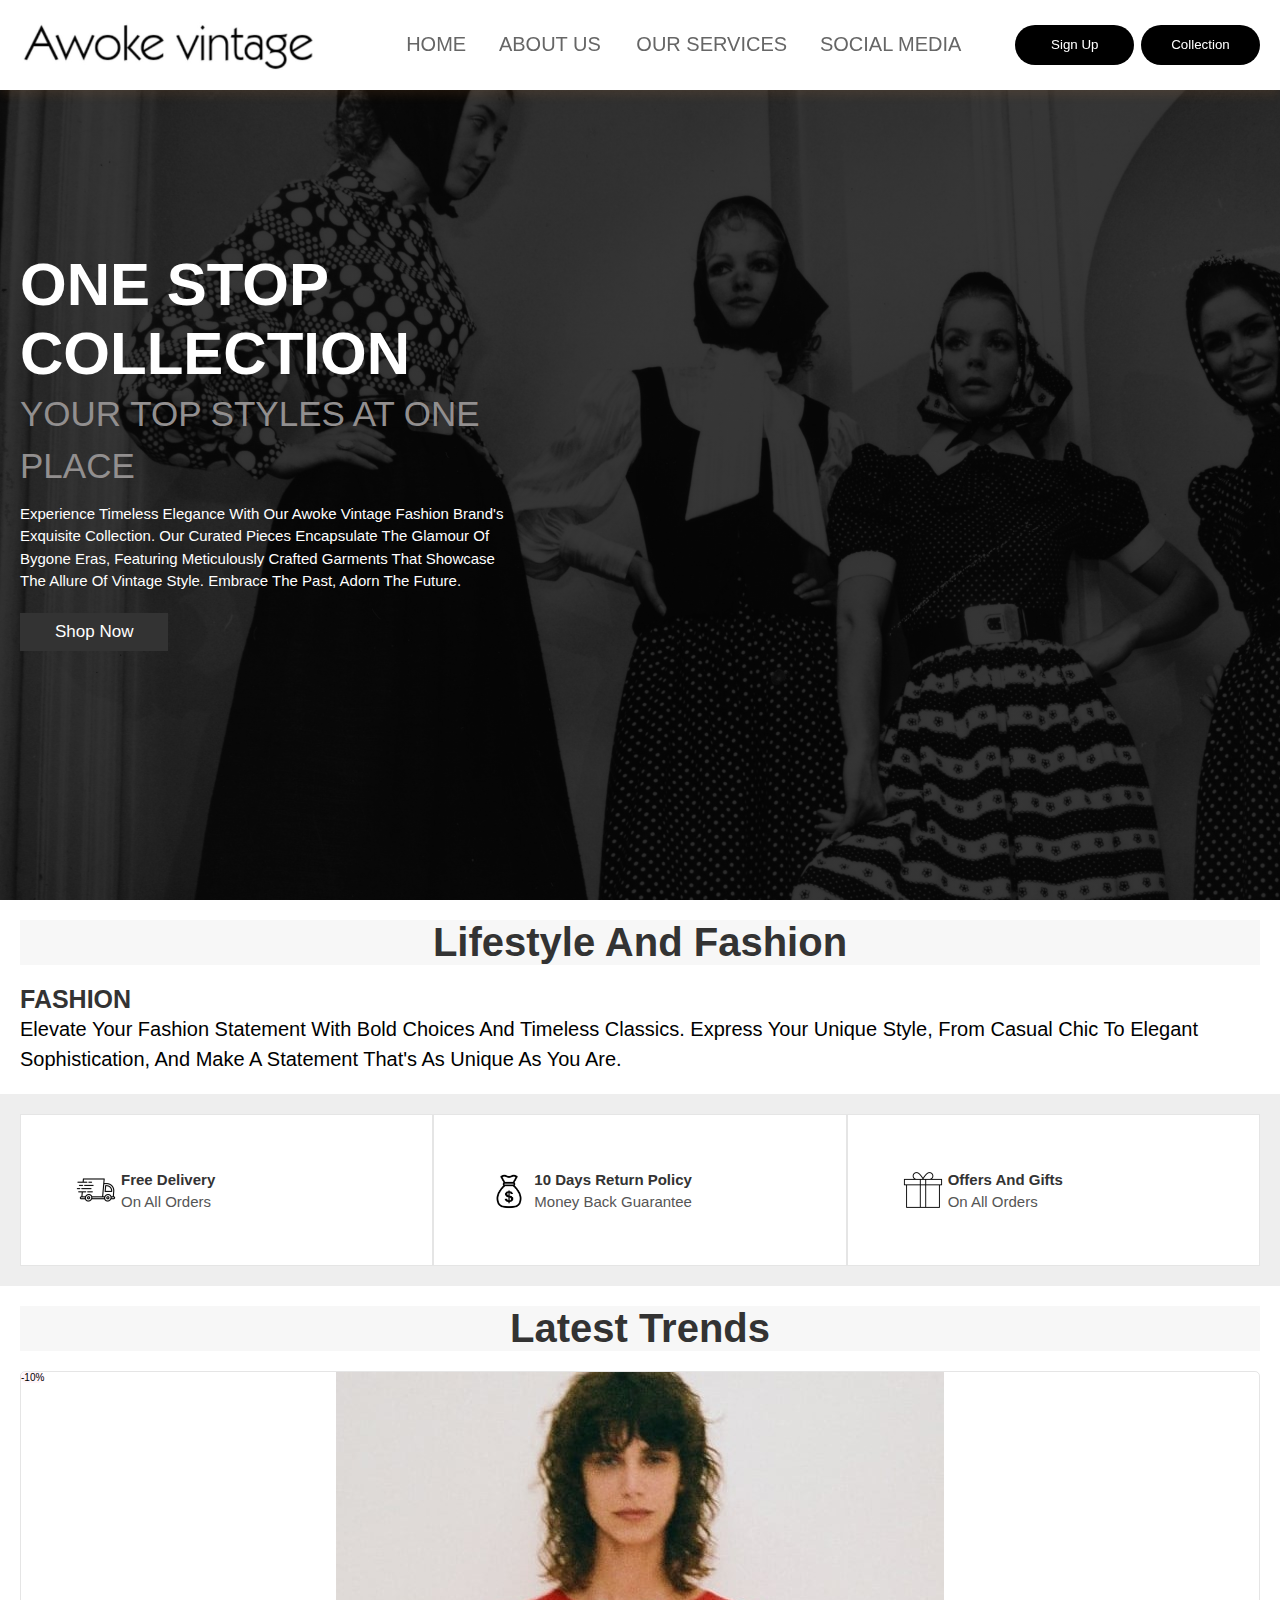
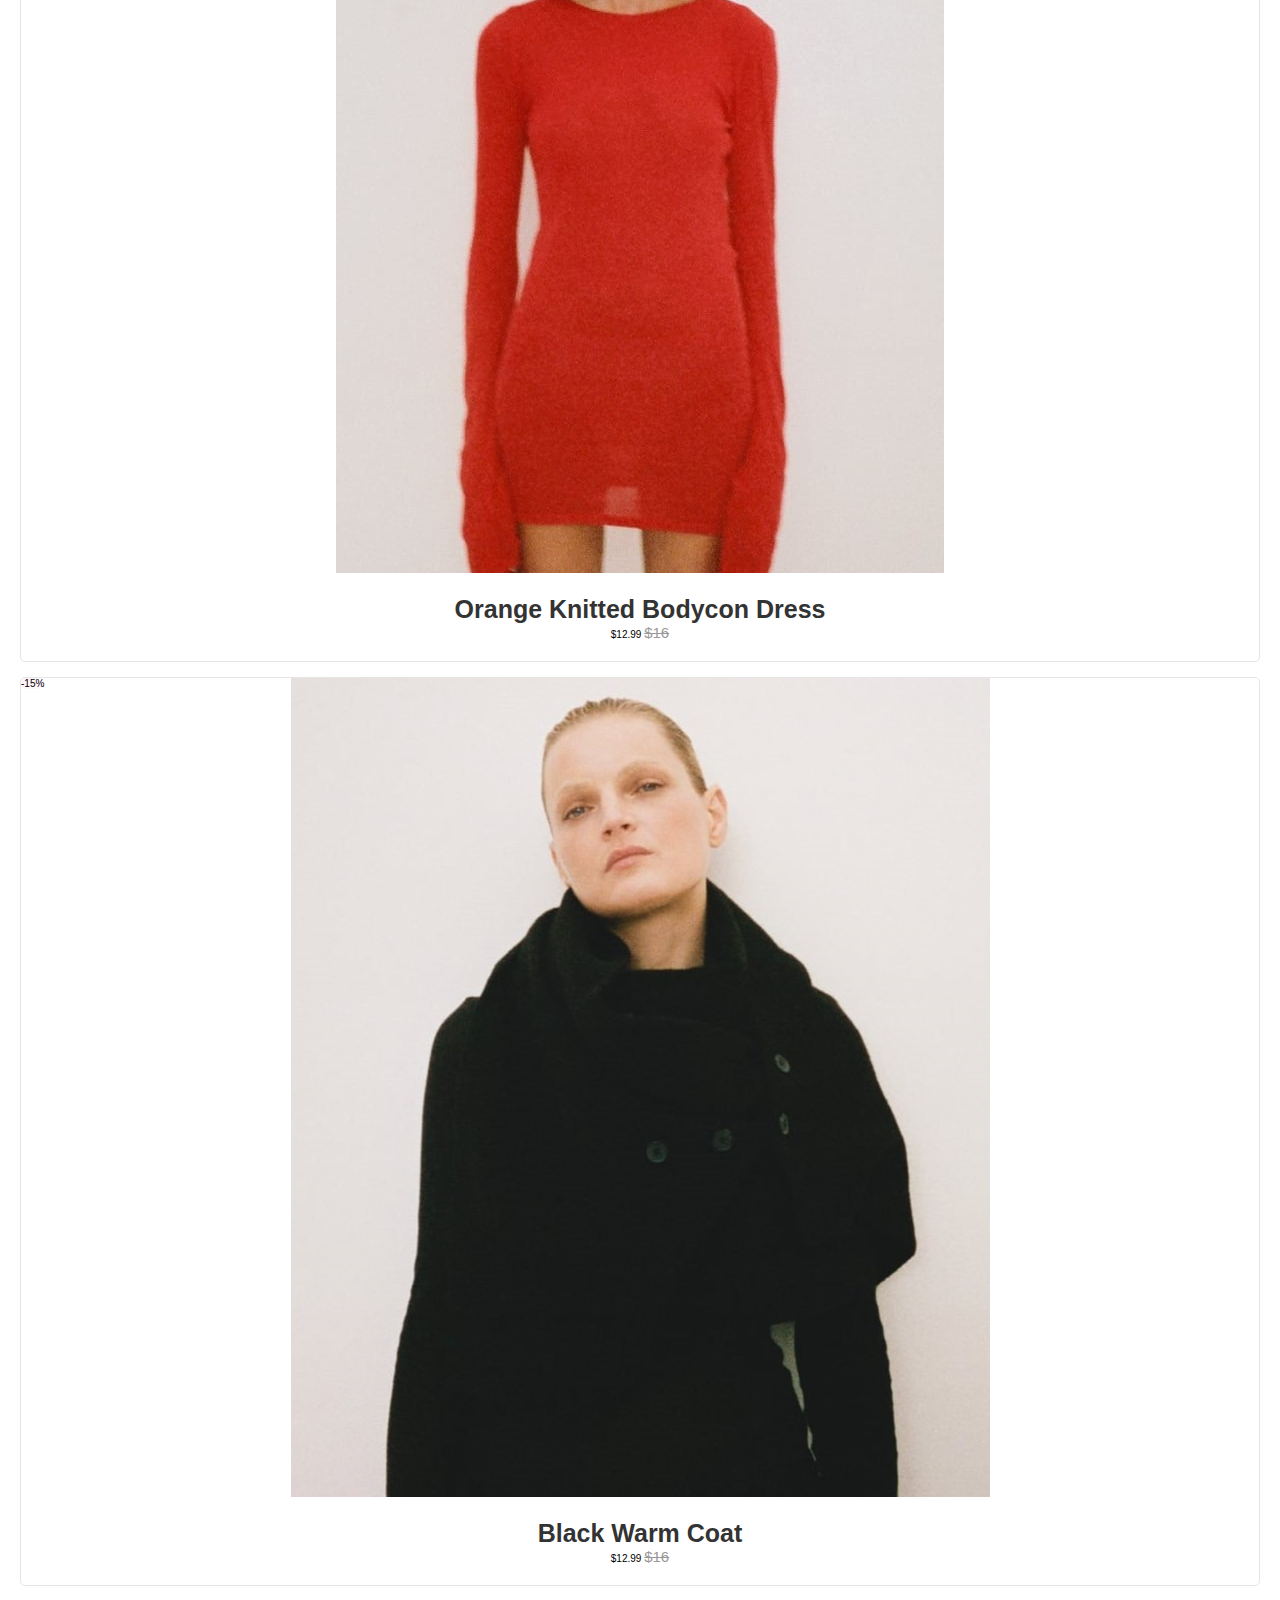
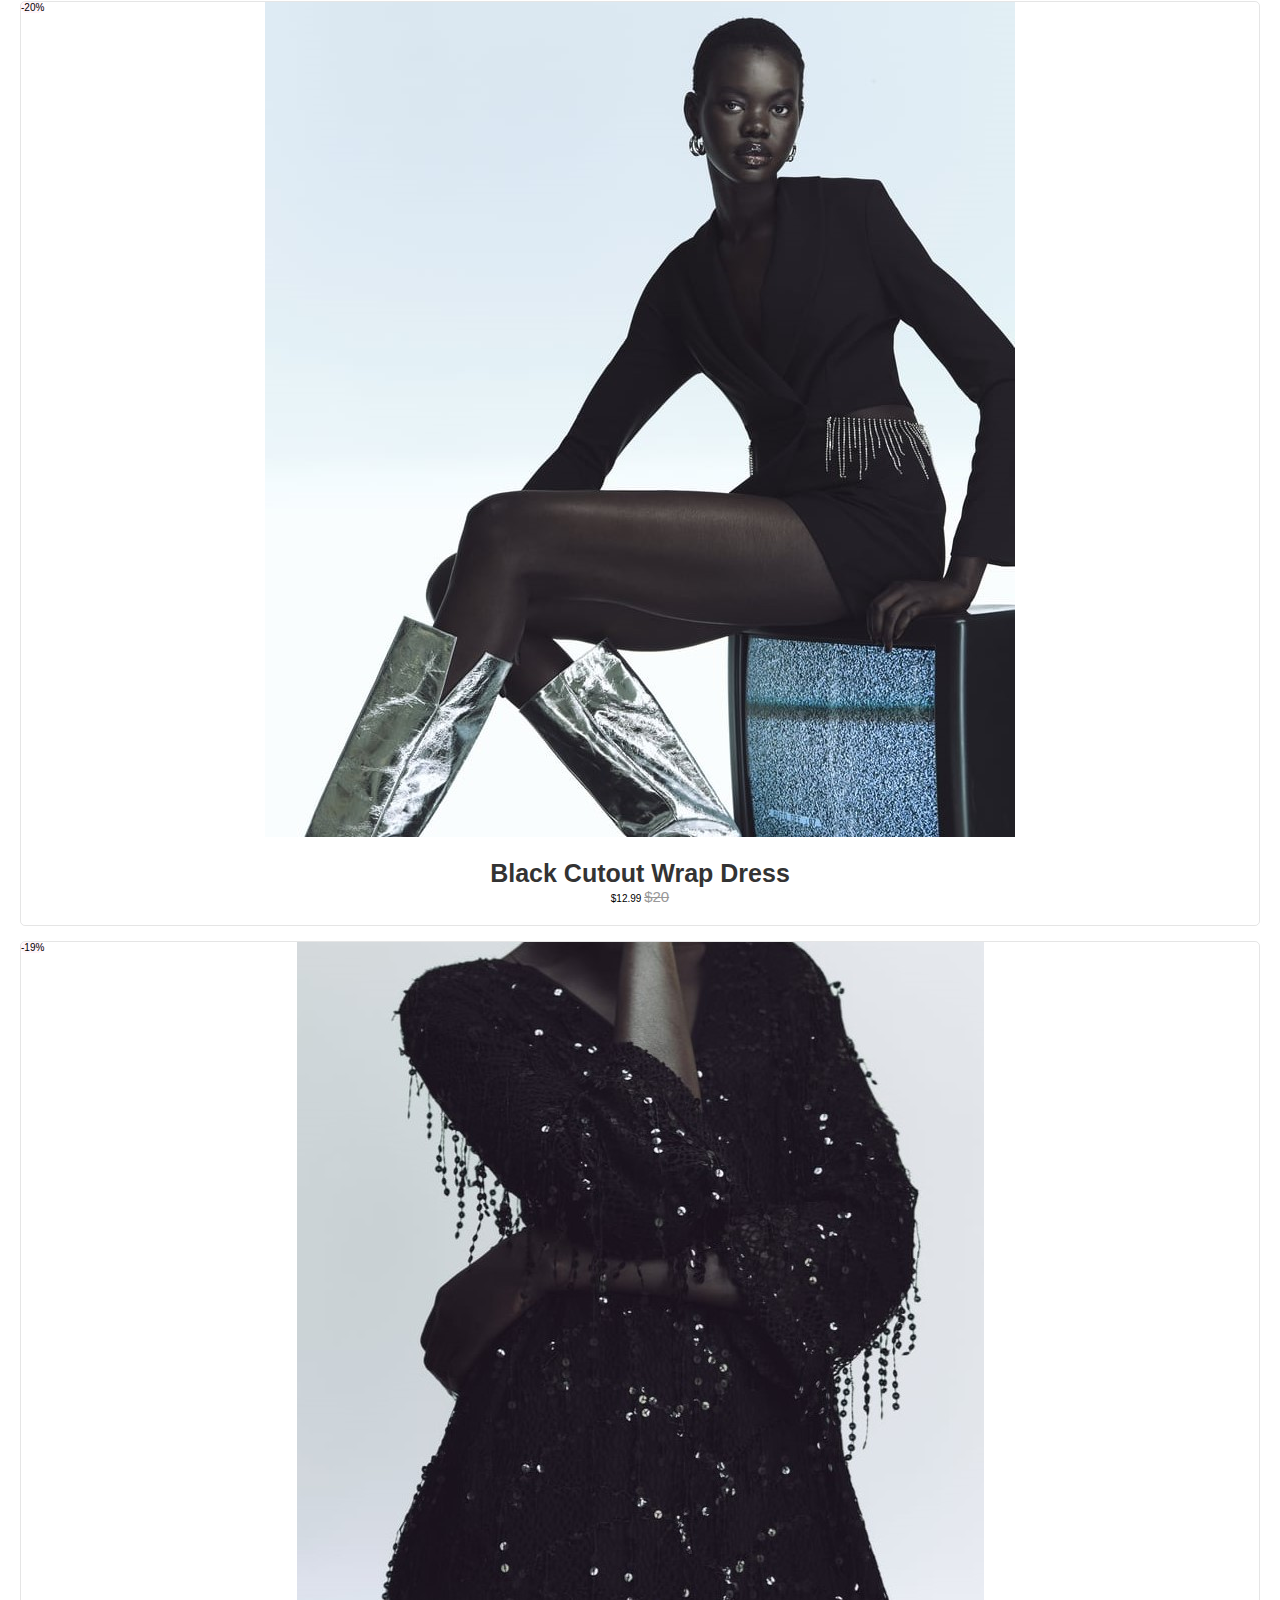
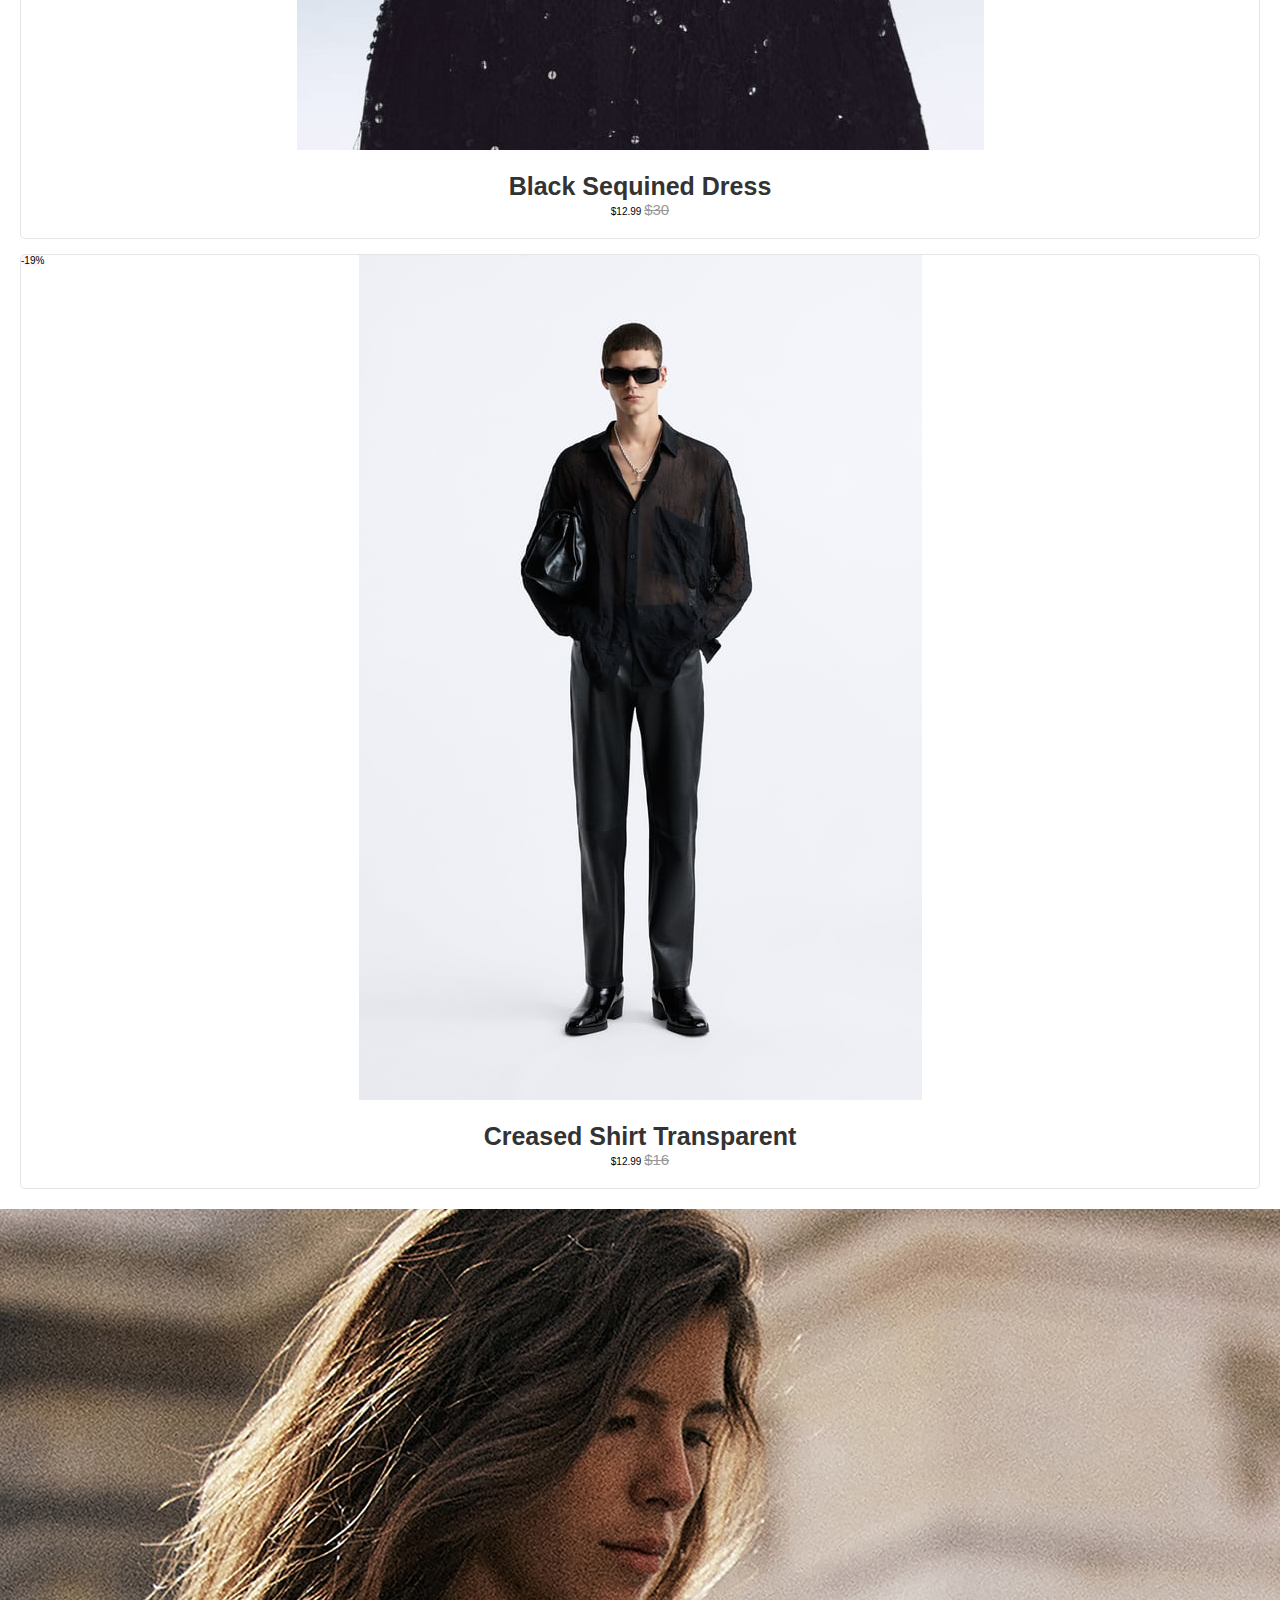
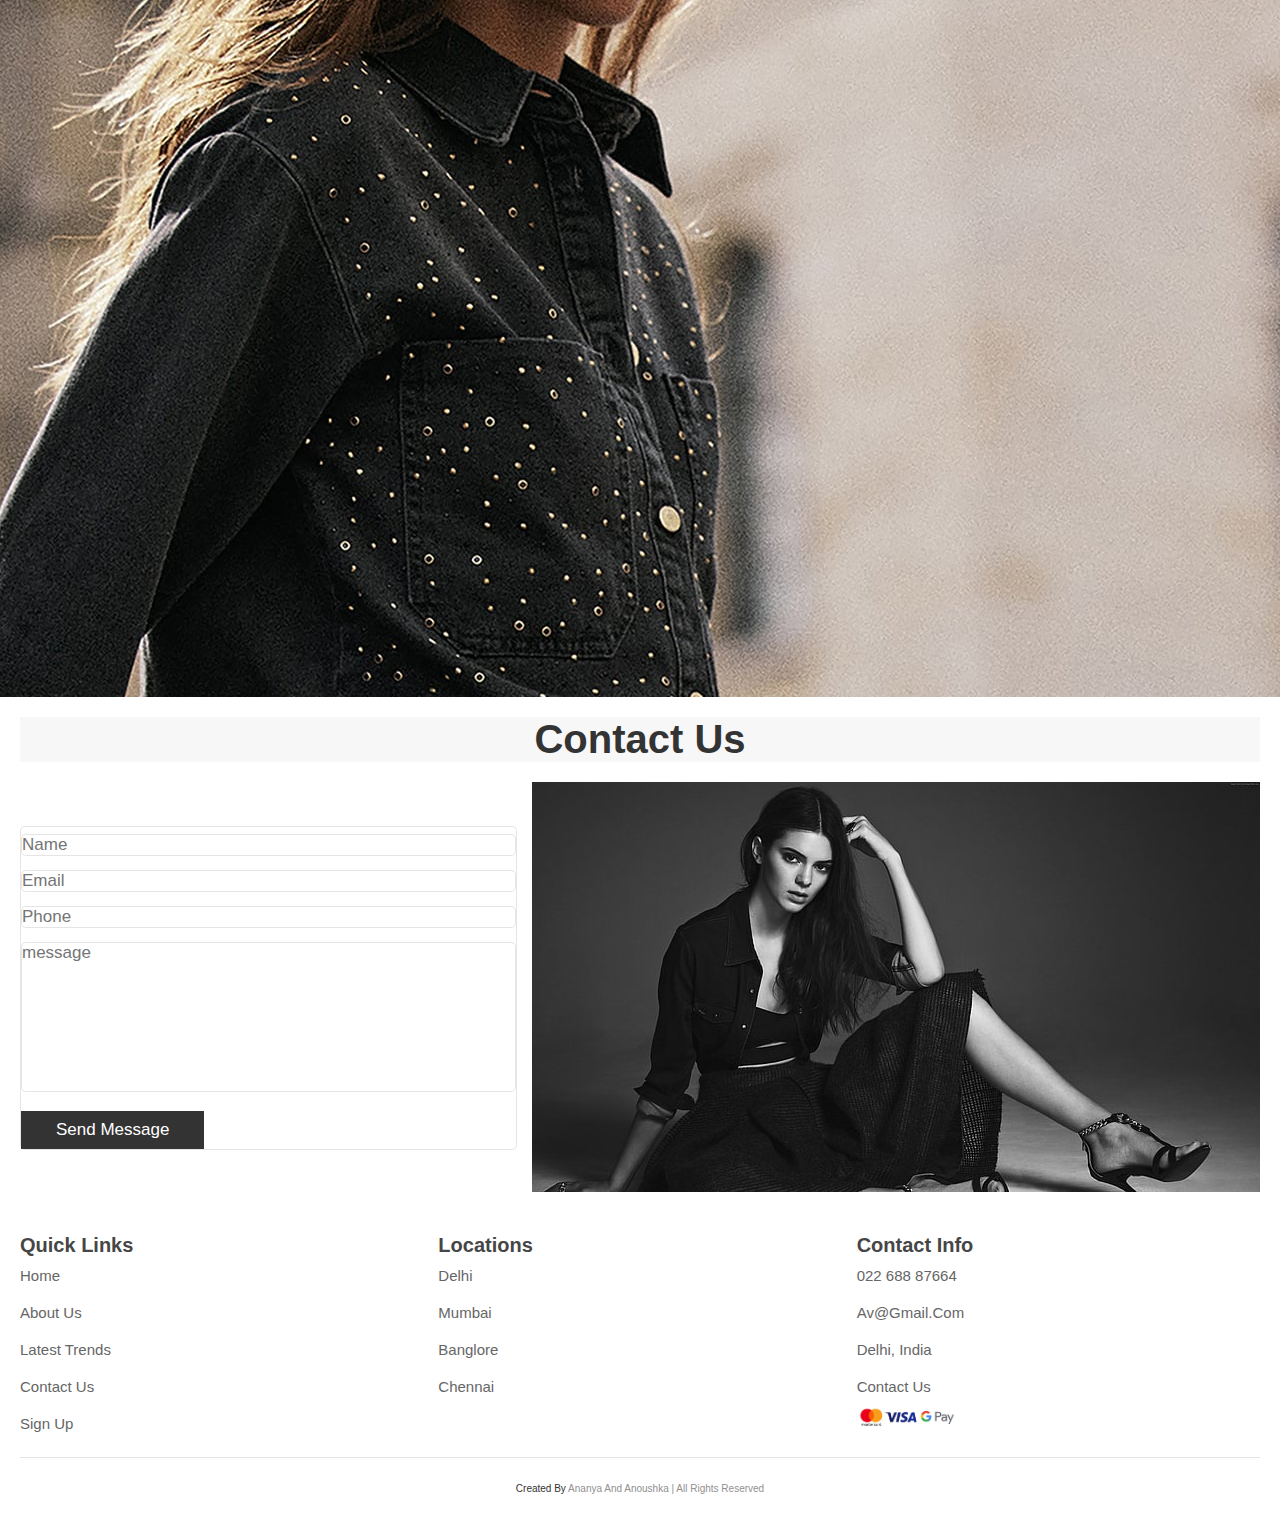
<file: awokevintage-main/awokevintage-main/AWOKE VINTAGE/index.html>
<!DOCTYPE html>
<html lang="en">
<head>

<meta charset="UTF-8" >
<meta name="viewport" content="width=device-width, initial-scale=1.0">
<title>Awoke Vintage</title>

<!-- font awesome cdn link -->
<link rel="stylesheet" href= "https://cdnjs.cloudflare.com/ajax/libs/font-awesome/6.4.2/css/all.min.css">

<!-- custom css file link -->
<link rel="stylesheet" href="index.css">

</head>
<body>
    <!-- header section starts -->
    <header>
        <input type="checkbox" name="" id="toggler">
        <label for="toggler" class="fas fa-bars">

        </label>
        <img src="images/awokevintage.jpg" class="logo"><span>
        </span></a>

        <nav class="navbar">
        <a href="#home">HOME</a>
        <a href="aboutus.html">ABOUT US </a>
        <a href="services.html">OUR SERVICES</a>
        <a href="socialmedia.html">SOCIAL MEDIA</a>
        </nav>
        <div class="btn-field">
            <a class="mag" href="signup.html">
             <button type="button">Sign Up
               </a>
    </button>
    <a class="mag" href="collection.html">    
    <button type="button">Collection
               </a>
        </button>
        </header>

        <!-- header section ends -->
<!-- home section starts -->
<section  class="home" id="home">
    <div class="content">
        <h3>ONE STOP COLLECTION</h3>
        <span>YOUR TOP STYLES AT ONE PLACE</span>
        <p>Experience timeless elegance with our  awoke vintage fashion brand's exquisite collection. Our curated pieces encapsulate the glamour of bygone eras, featuring meticulously crafted garments that showcase the allure of vintage style. Embrace the past, adorn the future.</p>
        <a href ="https://www.zara.com/in/" target="_blank" class="btn">Shop Now</a>
    </div>
</section>
<!-- home section ends -->
<!-- about section starts here -->
<section class="about" id="about">
    <h1 class="heading"><span>Lifestyle and Fashion</span></h1>
    <div class="row">
        <div class="content">
            <h3>FASHION</h3>
        <p>Elevate your fashion statement with bold choices and timeless classics. Express your unique style, from casual chic to elegant sophistication, and make a statement that's as unique as you are.</p>
        </div>
        </div>
</section>

<!-- about section ends here -->
<!-- icons section starts here -->
<section class="icons-container">
    <div class="icons">
        <img src="images/fastdelivery.jpg">
        <div class="info">
            <h3>Free Delivery</h3>
            <span> on all orders</span>
        </div>
    </div>
    <div class="icons">
        <img src="images/money.jpeg">
        <div class="info">
            <h3>10 Days Return Policy</h3>
            <span> Money back Guarantee</span>
        </div>
    </div>
    <div class="icons">
        <img src="images/gift.jpg">
        <div class="info">
            <h3>Offers and Gifts</h3>
            <span>on all orders </span>
        </div>
    </div>
</section>
<!-- icons section ends here -->
<!-- products section starts here -->

<section class="products" id="products">
    <h1 class="heading"> Latest <span> Trends</span></h1>
    <div class="box-container">
        <div class="box">
            <span class="discount">-10%</span>
            <div class="image">
                <img src="images/orange.jpg">
                <div class="icons">
                    <a href="#" class="fas fa-heart"></a>
                    <a href="#" class="cart-btn">Add to Cart</a>
                    <a href="#" class="fas fa-share"></a>
                </div>
            </div>
            <div class="content">
                <h3>Orange Knitted bodycon Dress</h3>
                <div class="price">$12.99 <span>$16</span></div>
            </div>
        </div>
        <div class="box">
            <span class="discount">-15%</span>
            <div class="image">
                <img src="images/blackcoat.jpg">
                <div class="icons">
                    <a href="#" class="fas fa-heart"></a>
                    <a href="#" class="cart-btn">Add to Cart</a>
                    <a href="#" class="fas fa-share"></a>
                </div>
            </div>
            <div class="content">
                <h3>Black Warm Coat</h3>
                <div class="price">$12.99 <span>$16</span></div>
            </div>
        </div>
        <div class="box">
            <span class="discount">-20%</span>
            <div class="image">
                <img src="images/cutout.jpg">
                <div class="icons">
                    <a href="#" class="fas fa-heart"></a>
                    <a href="#" class="cart-btn">Add to Cart</a>
                    <a href="#" class="fas fa-share"></a>
                </div>
            </div>
            <div class="content">
                <h3>Black Cutout Wrap Dress</h3>
                <div class="price">$12.99 <span>$20</span></div>
            </div>
        </div>
        <div class="box">
            <span class="discount">-19%</span>
            <div class="image">
                <img src="images/sequined.jpg">
                <div class="icons">
                    <a href="#" class="fas fa-heart"></a>
                    <a href="#" class="cart-btn">Add to Cart</a>
                    <a href="#" class="fas fa-share"></a>
                </div>
            </div>
            <div class="content">
                <h3>Black Sequined Dress</h3>
                <div class="price">$12.99 <span>$30</span></div>
            </div>
        </div>
        <div class="box">
            <span class="discount">-19%</span>
            <div class="image">
                <img src="images/creasedshirt.jpg">
                <div class="icons">
                    <a href="#" class="fas fa-heart"></a>
                    <a href="#" class="cart-btn">Add to Cart</a>
                    <a href="#" class="fas fa-share"></a>
                </div>
            </div>
            <div class="content">
                <h3>Creased Shirt Transparent</h3>
                <div class="price">$12.99 <span>$16</span></div>
            </div>
        </div>
    </div>
</section>
      
</div>
<div id="imageSlider">
    <img src="images/zara2.jpg" alt="Elegancy">
    <img src="images/zara8].jpg" alt="Raw">
    <img src="images/zara11.jpg" alt="Image 3">
    <img src="images/zara12.jpg" alt="Image 3">
  </div>
  <script>
    var currentSlide = 0;
    var slides = document.querySelectorAll('#imageSlider img');
  
    function showSlide(index) {
      slides.forEach(function(slide) {
        slide.style.display = 'none';
      });
  
      slides[index].style.display = 'block';
    }
  
    function nextSlide() {
      currentSlide = (currentSlide + 1) % slides.length;
      showSlide(currentSlide);
    }
  
    function prevSlide() {
      currentSlide = (currentSlide - 1 + slides.length) % slides.length;
      showSlide(currentSlide);
    }
  
    // Initial display
    showSlide(currentSlide);
  
    // Optional: Auto-advance slides every 2 seconds
    setInterval(nextSlide, 2000);
  </script>

<!-- contact section starts here -->
<section class="contact" id="contact">
    <h1 class="heading">
        <span> Contact </span> us </h1>
        <div class="row">
            <form action="">
                <input type="text" placeholder="Name" class="box">
                <input type="email" placeholder="Email" class="box">
                <input type="number" placeholder="Phone" class="box">
                <textarea name="" class="box" placeholder="message" id="" cols="30" rows="10"></textarea>
                <input type="submit" value="Send Message" class="btn">
            </form>
            <div class="image">
                <img src="images/kendall.jpg">
            </div>
        </div>
</section>


<!-- contact section ends here -->
<!-- footer section starts here -->
<section class="footer">
    <div class="box-container">
        <div class="box">
            <h3>Quick Links</h3>
            <a href="#">Home</a>
            <a href="aboutus.html">About Us</a>
            <a href="#">Latest Trends</a>
            <a href="#">Contact us</a>
            <a href="signup.html">Sign Up</a>
        </div>
        <div class="box">
            <h3>Locations</h3>
            <a href="#">Delhi</a>
            <a href="#">Mumbai</a>
            <a href="#">Banglore</a>
            <a href="#">Chennai</a>
        </div>

        <div class="box">
            <h3>Contact Info</h3>
            <a href="#">022 688 87664</a>
            <a href="#">av@gmail.com</a>
            <a href="#">Delhi, India</a>
            <a href="#">Contact us</a>
            <img src="images/payment.png">
        </div>
    </div>
<div class="credit"> Created by <span>Ananya and Anoushka | All Rights Reserved</span>

</div>
</section>




<!-- footer ends here -->
</body>
</html>
</file>
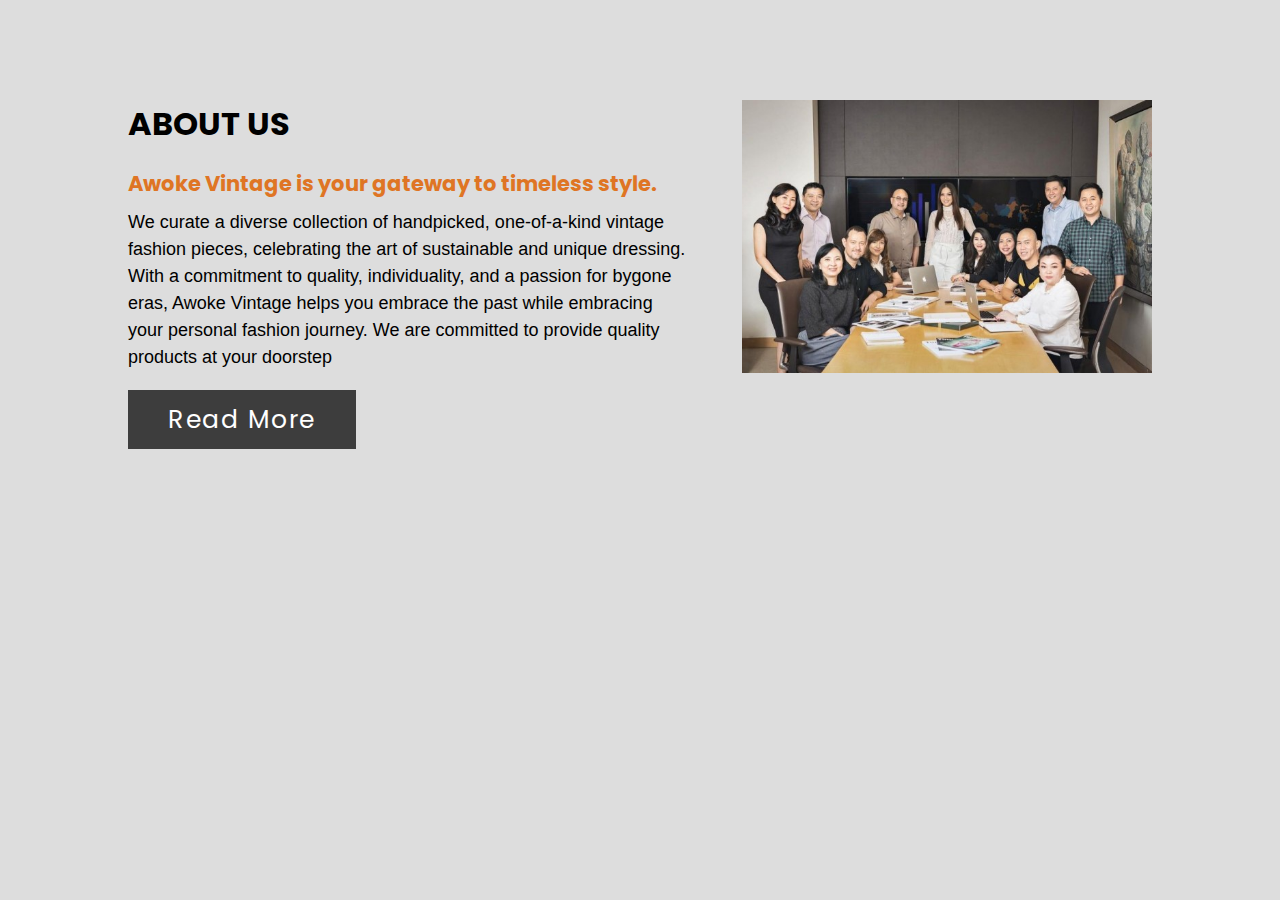
<file: awokevintage-main/awokevintage-main/AWOKE VINTAGE/aboutus.html>
<!DOCTYPE html>
<html lang="en">
<head>
    <link rel="stylesheet" href="aboutus.css">
    <meta charset="UTF-8">
    <meta name="viewport" content="width=device-width, initial-scale=1.0">
    <link rel="stylesheet" href="https://pro.fontawesome.com/releases/v5.10.0/css/all.css">
    <title>About Us</title>
</head>
<body>
    <div class="section">
        <div class="container">
            <div class="content-section">
                <div class="title">
                    <h1>About Us</h1>

                </div>
                <div class="content">
                    <h3>Awoke Vintage is your gateway to timeless style. </h3>
                    <p>We curate a diverse collection of handpicked, one-of-a-kind vintage fashion pieces, celebrating the art of sustainable and unique dressing. With a commitment to quality, individuality, and a passion for bygone eras, Awoke Vintage helps you embrace the past while embracing your personal fashion journey. We are committed to provide quality products at your doorstep</p>
                    <div class="button">
                        <a href="">Read More</a>
                    </div>
                </div>
            </div>
            <div class="image-section">
                <img src="images/group team.jpg">
            </div>
        </div>
    </div>
</body>
</html>
</file>
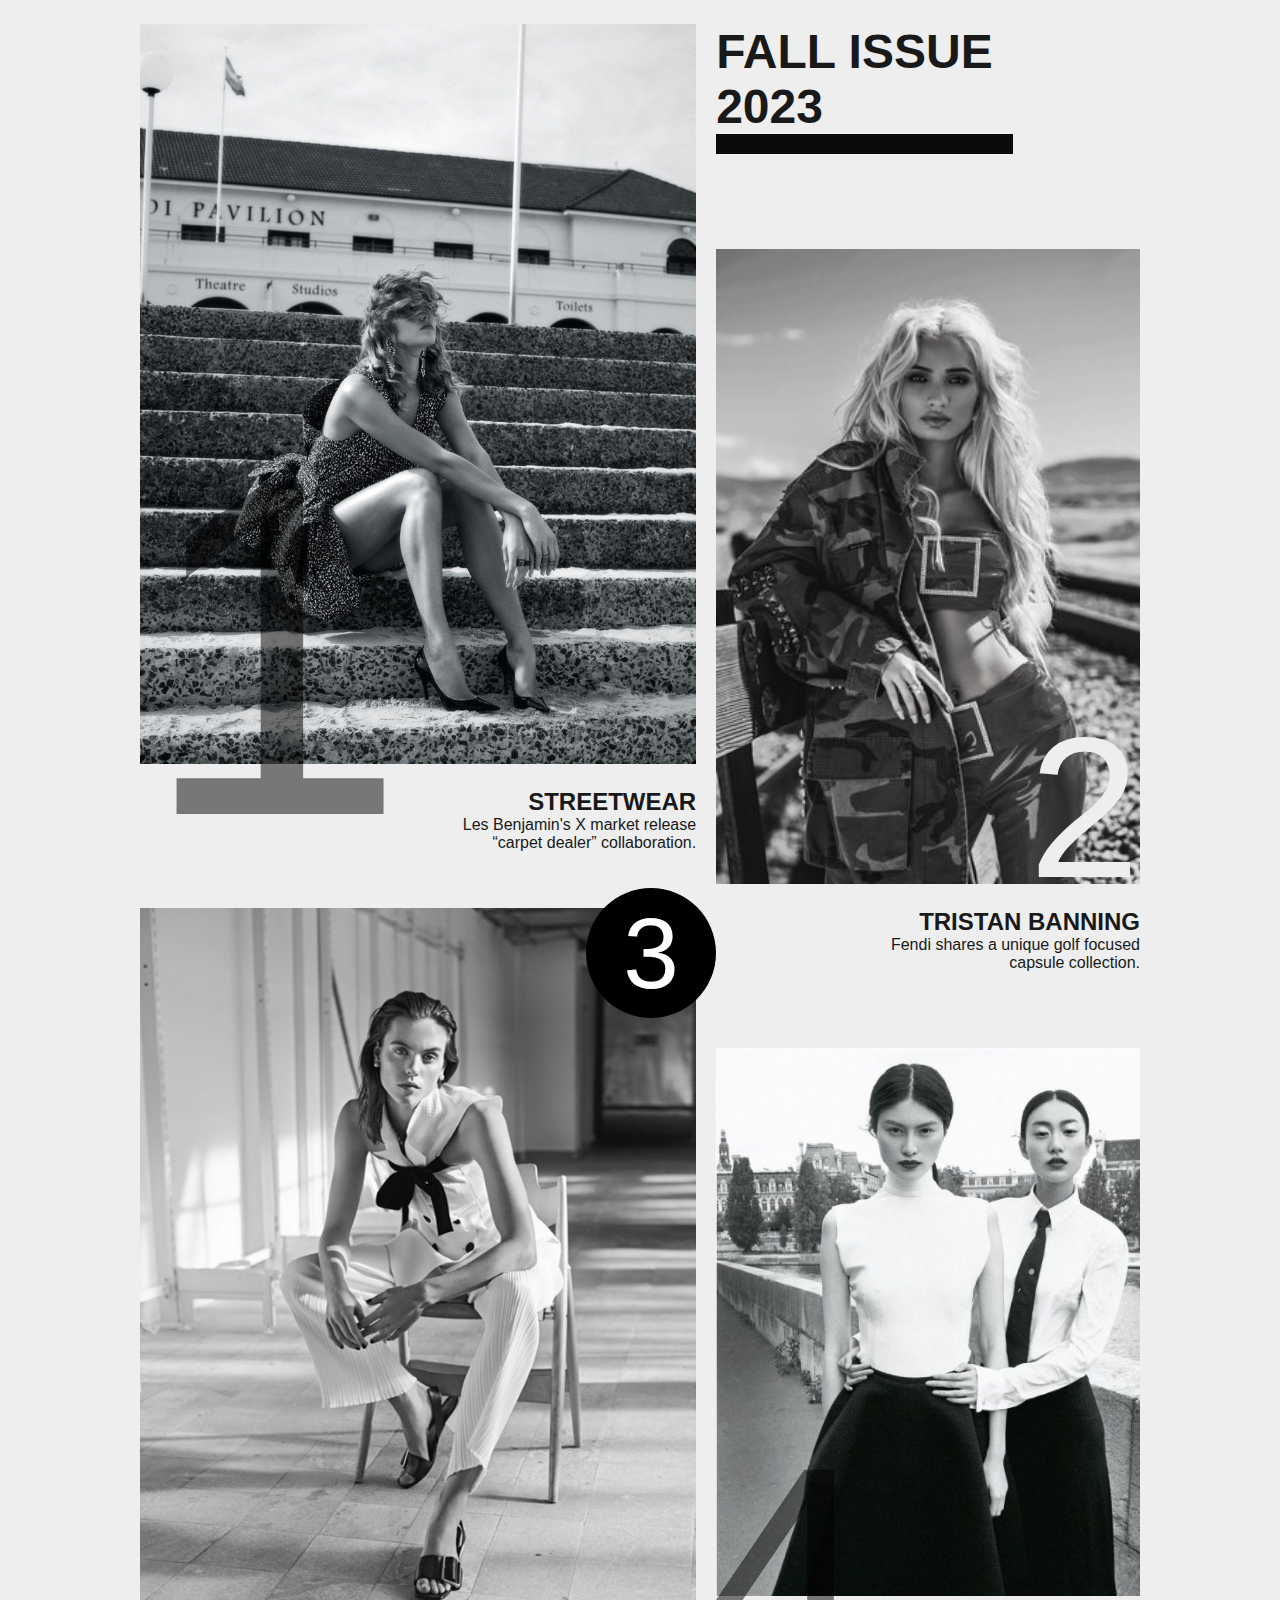
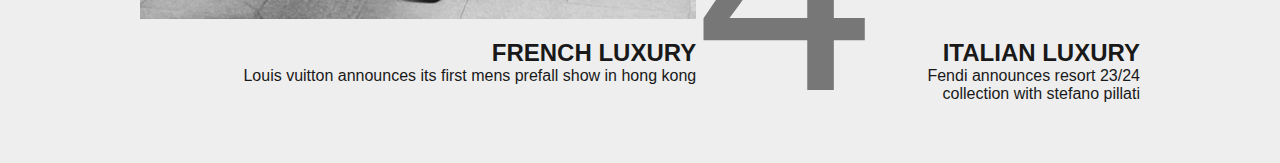
<file: awokevintage-main/awokevintage-main/AWOKE VINTAGE/collection.html>
<!DOCTYPE html>
<html lang="en">
<head>
    <meta charset="UTF-8">
    <meta name="viewport" content="width=device-width, initial-scale=1.0">
    <title>Magazine</title>
    <link rel="stylesheet" href="collection.css">
</head>
<body>
    <div class="wrapper">
        <header class="header"><h1>Fall issue 2023</h1></header>
        <figure class="featured-image-1">
            <img src="images/MAGAZINE1.jpg" alt="Photo by Karina Carvalho on Unsplash">
         </figure>
        <div class="number-1">1</div>
        <article class="article article-1">
          <h2>STREETWEAR</h2>
          <p>Les Benjamin's X market release “carpet dealer” collaboration.</p>
        </article>
        <figure class="featured-image-2">
            <img src="images/MAGAZINE 0.jpg" alt="Photo by JC Dela Cuesta on Unsplash">
         </figure>
        <div class="number-2">2</div>
        <article class="article article-2">
          <h2>TRISTAN BANNING</h2>
          <p>Fendi shares a unique golf focused capsule collection.</p>
        </article>
        <figure class="featured-image-3">
            <img src="images/MAGAZINE 2.jpg" alt="Photo by Seth Doyle on Unsplash">
         </figure>
        <div class="number-3">3</div>
        <article class="article article-3">
          <h2>French luxury</h2>
          <p>Louis vuitton announces its first mens prefall show in hong kong</p>
        </article>
        <figure class="featured-image-4">
            <img src="images/MAGAZINE4.jpg" alt="Photo by Tim Marshall on Unsplash">
         </figure>
        <div class="number-4">4</div>
        <article class="article article-4">
          <h2>Italian luxury</h2>
          <p>Fendi announces resort 23/24 collection with stefano pillati</p>
        </article>
      </div>  
</body>
</html>
</file>
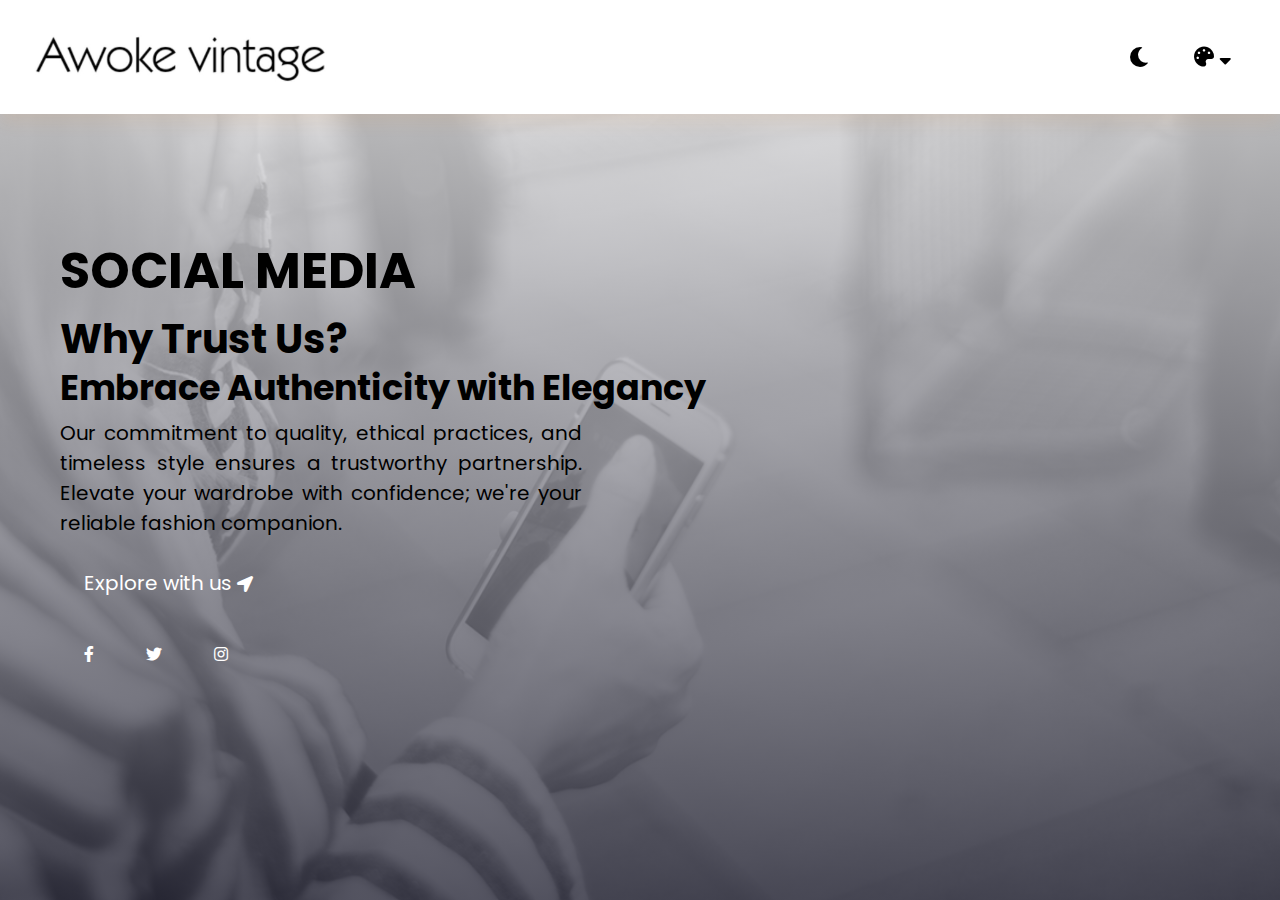
<file: awokevintage-main/awokevintage-main/AWOKE VINTAGE/socialmedia.html>
<!DOCTYPE html>
<html lang="en" dir="ltr">
  <head>
    <meta charset="UTF-8">
    <title> SOCIAL MEDIA</title>
    <link rel="stylesheet" href="socialmedia.css">
    <!-- Fontawesome CDN Link -->
    <link rel="stylesheet" href="https://use.fontawesome.com/releases/v5.15.4/css/all.css">
    <meta name="viewport" content="width=device-width, initial-scale=1.0">
   </head>
<body>
    <header>
        <img src="images/awokevintage.jpg" class="logo"><span>
        </span>

        <div class="navbar">
            <div class="appearance">
              <div class="light-dark">
                <i class="btn fas fa-moon" data-color="#67676b #67676b #24292D #24292D #242526"></i>
              </div>
              <div class="color-icon">
                <div class="icons">
                  <i class="fas fa-palette"></i>
                  <i class="fas fa-sort-down arrow"></i>
                </div>
                <div class="color-box">
                  <h3>Color Switcher</h3>
                  <div class="color-switchers">
                    <button class="btn blue active" data-color="#fff #67676b #24292D #242526 #828282"></button>
                    <button class="btn purple" data-color="#fff #242526 #8e44ad #783993 #eadaf1"></button>
                  
            </div>
          </div>
        </div>
      </div>
    </div>
</header>
  <section class="home-content">
    <div class="texts">
        <h1 class="text">SOCIAL MEDIA</h1>
    </div>

    <div class="content">
      <h2 class="text">Why Trust Us? </h2>
      <h3 class="text">Embrace<span> Authenticity with Elegancy</span></h3>
      <p>Our commitment to quality, ethical practices, and timeless style ensures a trustworthy partnership. Elevate your wardrobe with confidence; we're your reliable fashion companion.</p>
    </div>
      <div class="button">
      <a href="index.html">Explore with us
      <i class="fas fa-location-arrow"></i></a>
    </div>
<div class="section">
    <div class="container">
    <div class="social">
        <a href="https://www.facebook.com/" target="_blank"><i class="fab fa-facebook-f"></i></a>
        <a href="https://www.twitter.com/" target="_blank"><i class="fab fa-twitter"></i></a>
        <a href="https://www.instagram.com/" target="_blank"><i class="fab fa-instagram"></i></a>
    </div>
</div>
</div>
  <script src="script.js"></script>
</section>
</body>
</html>
</file>
<file: awokevintage-main/awokevintage-main/AWOKE VINTAGE/index.css>
:root{
    --grey: 	#928f8f;
}

*{
    margin:0;
    padding:0;
    box-sizing: border-box;
    font-family: Verdana, Geneva, Tahoma, sans-serif; 
    outline: none; border:none;
    text-decoration: none;
    text-transform: capitalize;
    transition: 2s linear;
}
html{
    font-size: 62.5%;
    scroll-behavior: smooth;
    scroll-padding-top: 6rem;
    overflow-x: hidden;
}
section{
    padding: 2rem 9%;

}
.heading{
    text-align: center;
    font-size: 4rem;
    color:#333;
    padding: 1 rem;
    margin: 2 rem 0;
    background: rgba(95, 92, 92, 0.05);
}
.heading span{
    font-size: 3 rem;
}
.btn{
    display: inline-block;
    margin-top: 1rem;
    border-radius: 10 rem;
    background: #333;
    color: #fff;
    padding: .9rem 3.5rem;
    cursor: pointer;
    font-size: 1.7rem;
}
.btn:hover{
    background: var(--grey);
}
.btn-field{
    width: 20%;
    display: flex;
    justify-content:space-between;
}
.btn-field button{
    flex-basis: 48%;
    background: #000000;
    color: #ffffff;
    height: 40px;
    border-radius: 20px;
    border: 0;
    outline: 0;
    cursor: pointer;
    transition: background 1s;
}

header{
    position: fixed;
    top: 0; left:0; right: 0;
    background: #fff;
    padding: 2rem ;
    display: flex;
    align-items: center;
    justify-content: space-between;
    z-index: 1000;
    box-shadow: 0 .5rem 1rem rgba(234, 135, 48, 0.1);
}
header.logo{
    font-size: 3 rem;
    color: #333;
    font-weight: bolder;

}
header .logo span{
    color:var(--grey);

}
header .navbar a{
    font-size: 2rem;
    padding: 0 1.5rem;
    color:#666;
}
.home.content h3{
    font-size: 5rem;
}

.home.content span{
    font-size: 2.5rem;
}

header .navbar a:hover{
    color:var(--grey);
}
header .icons a{
    font-size: 2.5rem;
    color:rgb(112, 111, 110);
    margin-left: 1.5 rem;

}
header .icons a:hover{
    color:var(--grey);
}
.logo{
    width: 300px;
    cursor: pointer;
}
header #toggler{
    display: none;
}
header .fa-bars{
    font-size: 3rem;
    color: #333;
    border-radius: .5rem;
    padding: .5rem 1.5rem;
    cursor: pointer;
    border: .1rem solid rgba(0,0,0,.3);
    display: none;
}
.home{
    display: flex;
    align-items: center;
    min-height: 100vh;
    background-image: linear-gradient(rgba(0,0,0,0.75),rgba(0,0,0,0.75)),url(images/bg.jpg);
    background-size: cover;
    background-position: center;
}
.home .content{
    max-width:50rem;

}
.home .content h3{
    font-size: 6rem;
    color: #ffffff;
}
.home .content span{
    font-size: 3.5rem;
    color:var(--grey);
    padding: 1 rem 0;
    line-height: 1.5;

}
.home .content p{
    font-size: 1.5rem;
    color: #ffffff;
    padding: 1rem 0;
    line-height: 1.5;

}
.about . row{
    display: flex;
    align-items: center;
    gap: 2 rem;
    flex-wrap: wrap;
    padding: 2 rem 0;
    padding-bottom: 3 rem;

}
.about .row . content{
    flex: 1 1 40 rem;
    

}
.about .row img{
    float: left;
    width: 30%;
    padding: 5px;
  }
section{
    padding: 2rem;
}
.home{
    background-position: left ;

}

/* media queries */
@media (max-width: 991px){
    html{
        font-size: 55%;
    }
    header{
        padding: 2rem;
    }
    sec {
        padding: 2rem;
    }
}
@media( max-width:768px){
    header .fa-bars{
        display: block;
    }
    header .navbar{
        position:absolute;
        top:100; left: 0; right:0;
        background:#eee;
        border-top: .1rem solid rgba(0,0,0,.1);
        clip-path: polygon(0 0, 100% 0, 100% 0, 0 0);
        
    
 }
 header #toggler:checked ~ .navbar{
    clip-path: polygon(0 0, 100% 0, 100% 100%, 0% 100%);

 }
 header .navbar a{
    margin:1.5rem;
    padding: 1.5 rem;
    background: #fff;
    border: .1rem solid rgba(0,0,0,.1);
    display: block;
 }
 .home .content h3{
    font-size: 5 rem;
 }
 .home .content span{
    font-size: 2.5rem;
 }
 .icons-container .icons h3{
    font-size: 2 rem;
}
.icons-container .icons span{
    font-size: 1.7rem;

}
}
@media (max-width: 450px){
    html{
        font-size: 55%;
    }
}
.heading{
    font-size: 3 rem;
margin-bottom:  20px ;
}
.about .row .content h3{
    font-size: 25px;
    color:#333;
}
.about .row .content p{
    font-size: 20px;
    color: #000000;
    padding: 5 rem 0;
    padding-top: 1 rem;
    line-height: 1.5;

}
.icons-container{
    background: #eee;
    display: flex;
    flex-wrap: wrap;
    gap: 1.5 rem;
    padding-top: 10 rem;
    padding-bottom: 10 rem;
}
.icons-container .icons{
    background: #fff;
    border: .1rem solid rgba(0,0,0,.1);
    padding: 5rem;
    display: flex;
    align-items: center;
    flex: 1 1 25rem;
}
.icons-container .icons img{
    height:5rem;
    margin-right: 2 rem;
}
.icons-container .icons h3{
    color: #333;
    padding-bottom: .5rem;
    font-size: 1.5rem;
}
.icons-container .icons span{
    color:#555;
    font-size: 1.5rem;

}

.products .box-container{
    display: flex;
    flex-wrap: wrap;
    gap: 1.5rem;
}
.products .box-container .box{

    flex: 1 1 30rem;
    box-shadow: 0 .5rem 1.5 rem rgba(0,0,0,.1);
    border-radius: .5rem;
    border: .1rem solid rgba(0,0,0,.1);
    position: relative;
}
.products .box-container .box .discount{
    position:absolute;
    top:1 rem;
    left:1 rem;
    font-size: 2 rem;
    padding: 7 rem 1 rem;
    color: (--grey);
    background: rgba(255, 51,153,.05);
    z-index: 1;
    border-radius: .5rem;
}
.products .box-container .box .image{
    position: relative;
    text-align: center;
    padding top: 2rem;
    overflow: hidden;
}
.products .box-container .box .image img{
    height: 25 rem;

}
.products .box-container .box:hover .image img{
    transform: scale(1.1) ;
}
.products .box-container .box .image .icons{
    position: absolute;
    bottom: -7rem ; left: 0;  right: 0;
    display: flex;
}
.products .box-container .box:hover .image .icons{
    bottom:0;
}
.products .box-container .box .image .icons a{
    height: 10 px;
    line-height: 5 px;
    font-size: 20px;
    width: 50%;
    background: var(--grey);
    color: #fff;
}
.products .box-container.box .image .icons .cart-btn{
    border-left: .1rem solid #fff7;
    border-right: .1rem solid #fff7;
    width:100%;
}
.products .box-container .box .image .icons a:hover{
    background: #ffbf8d;
}
.products .box-container .box .content{
    padding: 2rem;
    text-align: center;
}
.products .box-container .box .content h3{
    font-size: 2.5rem;
    color:#333;

}
.products .box-container .box .content price{
    font-size: 2.5rem;
    color:var(--grey);
    font-weight: bolder;
    padding-top: 1 rem;
    
}
.products .box-container .box .content .price span{
    font-size: 1.5rem;
    color:#999;
    font-weight: lighter;
    text-decoration: line-through;
    
}
.contact .row{
    display: flex;
    flex-wrap: wrap;
    gap: 1.5rem;
    align-items: center;

}
.contact .row form{
    flex: 1 1 40rem;
    padding: 2 rem 2.5rem;
    box-shadow: 0.5 rem 1.5 rem rgba(0,0,0,.1);
    border: .1rem solid rgba(0,0,0,.1);
    background: #fff;
    border-radius: .5rem;
}
.contact .row .image{
    flex: 1 1 40 rem;
}

.contact .row .image img{
    width: 100%;
}
.contact .row form .box{
    padding: 1 rem;
    font-size: 1.7rem;
    color:#333;
    text-transform: none;
    border: .1rem solid rgba(0,0,0,.1);
    border-radius: .5rem;
    margin: .7rem 0;
    width: 100%;
}
.contact .row form .box:focus{
    border-color:var(--grey);

}
.contact .row form textarea{
    height: 15rem;
    resize: none;
}
.footer .box-container{
    display: flex;
    flex-wrap: wrap;
    gap: 1.5rem;
}
.footer .box-container .box{
    flex: 1 1 25rem;

}
.footer .box-container .box h3{
    color: #464646;
    font-size: 2rem;
    padding: 1 rem 0;  
}
.footer .box-container .box a{
    display:block;
    color: #666;
    font-size: 1.5rem;
    padding: 1rem 0;  
}
.footer .box-container .box a:hover{
    color:var(--grey);
    text-decoration: underline;
}
.footer .box-container .box img{
    margin-top: 1 rem;
    width: 100px;

}
.footer .credit{
    text-align: center;
    padding: 1.5rem;
    margin-top: 1.5rem;
    padding-top: 2.5rem;
    font-size: 2 rem;
    color:#333;
    border-top: .1rem solid rgba(0,0,0,.1);
}
.footer .credit span{
    color:var(--grey);
}
.mag{
    color: #ffffff;
}
</file>
<file: awokevintage-main/awokevintage-main/AWOKE VINTAGE/aboutus.css>
@import url('https://fonts.googleapis.com/css2?family=Poppins:wght@200;300&display=swap');


*{
   margin: 0px;
   padding-top:0px ;
   box-sizing : border-box;
   font-family: 'Poppins', sans-serif;
}
.topnav {
    overflow: hidden;
    background-color: #ffffff;
  }
  .logo{
    width: 150px;
    cursor: pointer;
}
.section{
    width: 100%;
    min-height: 100vh;
    background-color:#ddd;
}
.container{
    width: 80%;
    display: block;
    margin:auto;
    padding-top: 100px;
}
.content-section{
    float:left;
    width: 55%;

}
.image-section{
    float: right;
    width: 40%;

}
.image-section img{
    width: 100%;
    height: auto;
}
.content-section .title{
    text-transform: uppercase;
    font size: 28px;
}
.content-section .content h3{
    margin-top: 20px;
    color:rgb(223, 117, 36);
    font-size: 21px;


}
.content-section .content p{
    margin-top: 10px;
    font-family: sans-serif;
    font-size: 18px;
    line-height: 1.5;

}
.content-section .content .button{
    margin-top: 30px;
}
.content-section .content .button a{
    background-color: #3d3d3d;
    padding:12px 40px;
    text-decoration: none;
    color:#fff;
    font-size:25px;
    letter-spacing: 1.5px;
}
.content-section .content .button a:hover{
    background-color: #a52a2a;
    color:#fff;  
}
</file>
<file: awokevintage-main/awokevintage-main/AWOKE VINTAGE/collection.css>
*{
    padding:0;
    margin:0;
}
*, *:before, *:after { 
    box-sizing: border-box;
  }
  body {
    background: #eee;
    color: #191919;
    font-family: 'Lato', sans-serif;
  }
  
  h1, h2 {
    font-family: 'Fjalla One', sans-serif;
    margin-top: 0;
    text-transform: uppercase;
  }
  
  figure {
    margin: 0;
  }
  
  img {
    height: auto;
    width: 100%;  
  }
  
  .wrapper {
    display: grid;
    grid-gap: 20px;
    grid-template-columns: 1fr 2fr;
    grid-auto-rows: minmax(100px, auto);
    margin: 24px;
    max-width: 1000px;
    position: relative;
  }
  
  .wrapper > * {
    grid-column: 1 / span 2;
  }
  
  .header {
    font-size: 1.5em;
    grid-row: 1 / 2;
  }
  
  header:after {
    background: #0b0b0b;
    content: "";
    display: block;
    height: 20px;
    width: auto;
  }
  
  .article {
    text-align: right;
  }
  
  .featured-image-1 {
    grid-row: 2 / 3;
  }
  
  .number-1 {
    grid-row: 2 / 4;
  }
  
  .featured-image-2, .number-2 {
    grid-row: 4 / 5;
  }
  
  .number-1, .number-4 {
    align-self: end;
    color: rgba(0, 0, 0, 0.5);
    font-family: 'Fjalla One', sans-serif;
    font-size: 480px;
    line-height: 480px;
    grid-column: 1 / 2;
  }
  
  .article-1, .article-4 {
    grid-column: 2 / 3;
  }
  
  .featured-image-2, .number-2 {
    align-self: end;
  }
  
  .number-2 {
    color: #eee;
    font-size: 200px;
    justify-self: end;
    line-height: 160px;
  }
  
  .number-3 {
    background: black;
    border-radius: 130px;
    color: white;
    font-family: 'Fjalla One', sans-serif;
    font-size: 100px;
    height: 130px;
    line-height: 130px;
    position: absolute;
    grid-row: 6 / 7;
    right: -20px;
    text-align: center;
    top: -20px;
    width: 130px;
  }
  
  .featured-image-3 img {
    height: 100%;
  }
  
  .number-4 {
    font-size: 320px;
    left: -20px;
    line-height: 320px;
    position: absolute;
  }
  
  @media (min-width: 600px) {
    
    .wrapper {
      grid-template-columns: repeat(2, 1fr 2fr);
      margin: 24px auto;
    }
    
    .header {
      grid-column: 3 / 5;
      width: 70%;
    }
    
    .featured-image-1 {
      grid-row: 1 / 3;
    }
    
    .article-1 {
      grid-row: 3 / 4;
    }
    
    .article-2 {
      grid-column: 4 / 5;
      grid-row: 4 / 5;
    }
    
    .featured-image-2, .number-2 {
      grid-column: 3 / 5;
      grid-row: 2 / 4;
    }
  
    .featured-image-3, .number-3 {
      grid-row: 4 / 6;
    }
    
    .featured-image-4, .number-4 {
      grid-column: 3 / 5;
      grid-row: 5 / 6;
    }
    
    .number-4 {
      font-size: 320px;
      grid-row: 5 / 7;
    }
    
    .article-3, .article-4 {
      grid-row: 6 / 7;
    }
    
    .article-4 {
      grid-column: 4 / 5;
    }
    
  }
</file>
<file: awokevintage-main/awokevintage-main/AWOKE VINTAGE/socialmedia.css>
/* Google fonts import link */
@import url('https://fonts.googleapis.com/css2?family=Poppins:wght@200;300;400;500;600;700&display=swap');
*{
  margin: 0;
  padding: 0;
  box-sizing: border-box;
  font-family: 'Poppins',sans-serif;
  transition: all 0.3s ease;
}

header{
    position: fixed;
    top: 0; left:0; right: 0;
    background: #fff;
    padding: 2rem ;
    display: flex;
    align-items: center;
    justify-content: space-between;
    z-index: 1000;
    box-shadow: 0 .5rem 1rem rgba(234, 135, 48, 0.1);
}
header.logo{
    font-size: 3 rem;
    color: #d8845a;
    font-weight: bolder;

}
header .logo span{
    color:var(--grey);

}
header .navbar a{
    font-size: 2rem;
    padding: 0 1.5rem;
    color:rgb(73, 62, 106)6), 102, 102)e3e;
}
 .navbar .nav-links{
   display: flex;
 }
 .navbar .nav-links li{
   margin: 0 8px;
   list-style: none;
   display: flex;
 }
 header .navbar a:hover{
    color:var(--grey);
}
header .icons a{
    font-size: 2.5rem;
    color:rgb(207, 131, 55);
    margin-left: 1.5 rem;

}
header .icons a:hover{
    color:var(--grey);
}
.logo{
    width: 300px;
    cursor: pointer;
}
 .navbar .nav-links a{
   font-size: 18px;
   font-weight: 400;
   opacity: 1;
 }
  .navbar .nav-links a:hover{
    opacity: 1;
  }
 .navbar .appearance{
   display:flex;
   align-items: center;
 }
 .appearance .light-dark,
 .appearance .icons{
  height: 50px;
  width: 50px;
  border-radius: 6px;
  line-height: 50px;
  text-align: center;
  color: var(--white);
  font-size: 20px;
  background: var(--switchers-main);
  cursor: pointer;
}
.appearance .light-dark i,
.appearance .icons i{
  opacity: 1;
}
.appearance .light-dark:hover i,
.appearance .icons:hover i{
  opacity: 1;
}
.appearance .light-dark:hover{
  box-shadow: 0 5px 10px rgba(0,0,0,0.1)
}
.appearance .light-dark i{
  height: 100%;
  width: 100%;
}
 .appearance .color-icon{
   position: relative;
   align-items: right;
 }
 .appearance .icons{
   width: 70px;
   height: 50px;
   margin-left: 14px;
 }
 .appearance .color-box{
   position: absolute;
   bottom: -133px;
   align-items: right;
   min-height: 100px;
   background: var(--white);
   padding: 16px 20px 20px 20px;
   border-radius: 6px;
   box-shadow: 0 5px 10px rgba(0,0,0,0.2);
   opacity: 0;
   pointer-events: none;
 }
 .color-box::before{
   content: '';
   position: absolute;
   top: -10px;
   right: 20px;
   height: 30px;
   width: 30px;
   border-radius: 50%;
   background: var(--white);
 }
 .color-icon.open .color-box{
   opacity: 1;
   pointer-events: auto;
 }
  .color-icon.open .arrow{
    transform: rotate(-180deg);
  }
 .appearance .color-box h3{
   font-size: 16px;
   font-weight: 600;
   display: block;
   color: var(--nav-main);
   text-align: left;
   white-space: nowrap;
   margin-bottom: 10px;
 }
.appearance .color-box .color-switchers{
   display: flex;
}
.color-box .color-switchers .btn{
  display: inline-block;
  height: 40px;
  width: 40px;
  border: none;
  outline: none;
  align-items: right;
  border-radius: 50%;
  margin: 0 5px;
  cursor: pointer;
  background: rgb(42, 42, 43);

}
.color-switchers .btn.blue.active{
  box-shadow: 0 0 0 2px #fff,
              0 0 0 4px #4070F4;
}

.color-switchers .btn.purple{
  background: #8e44ad;
}
.color-switchers .btn.purple.active{
  box-shadow: 0 0 0 2px #fff,
              0 0 0 4px #8e44Ad;
}

.home-content{
  height: 100vh;
  width: 100%;
  background-image: linear-gradient(rgba(255, 255, 255, 0.8),rgba(46, 46, 62, 0.8)),url(images/socialmedia.jpg);
  background-size: cover;
  background-position: center;
  display: flex;
  flex-direction: column;
  justify-content: center;
  padding: 0 60px;
}
.home-content h1{
    color: var(--black);
    font-size: 50px;
  }
.home-content h2{
  color: var(--black);
  font-size: 40px;
}
.home-content h3{
  color: var(--black);
  font-size: 35px;
  margin-top: -8px;
}
.home-content h3 span{
  color: var(--nav-main);
}
.home-content h3 span.darkMode{
  color: var(--black);
}
.home-content p{
  color: var(--black);
  font-size: 20px;
  width: 45%;
  text-align: justify;
  margin: 4px 0 30px 0;
}
.home-content a{
  color: #fff;
  font-size: 20px;
  padding: 12px 24px;
  border-radius: 6px;
  text-decoration: none;
  background: var(--nav-main);
}
.home-content a i{
  font-size: 16px;
}
.home-content a:hover{
  background: var(--switchers-main);
}
@media (max-width: 1050px) {
  .home-content p{
    width: 70%;
  }
}
.button {
    margin-bottom: 40px; /* Adjust the value based on your preference */
}
.container-section{
    float:left;
    width: 55%;

}
.container-section .social {
    display: flex;
    margin: 40px 40px; /* Adjusted margin */
    justify-content: flex-start; /* Adjusted alignment */
    align-items: center; /* Adjusted alignment */
}
.container-section .social i {
    color: #eca528;
    font-size: 40px;
    padding: 50px;
    vertical-align: middle;
}
.container-section .social i:hover{
    color: #3d3d3d;

}
.container-section .social a {
    margin-right: 20px; /* Add some spacing between social icons */
}
</file>
